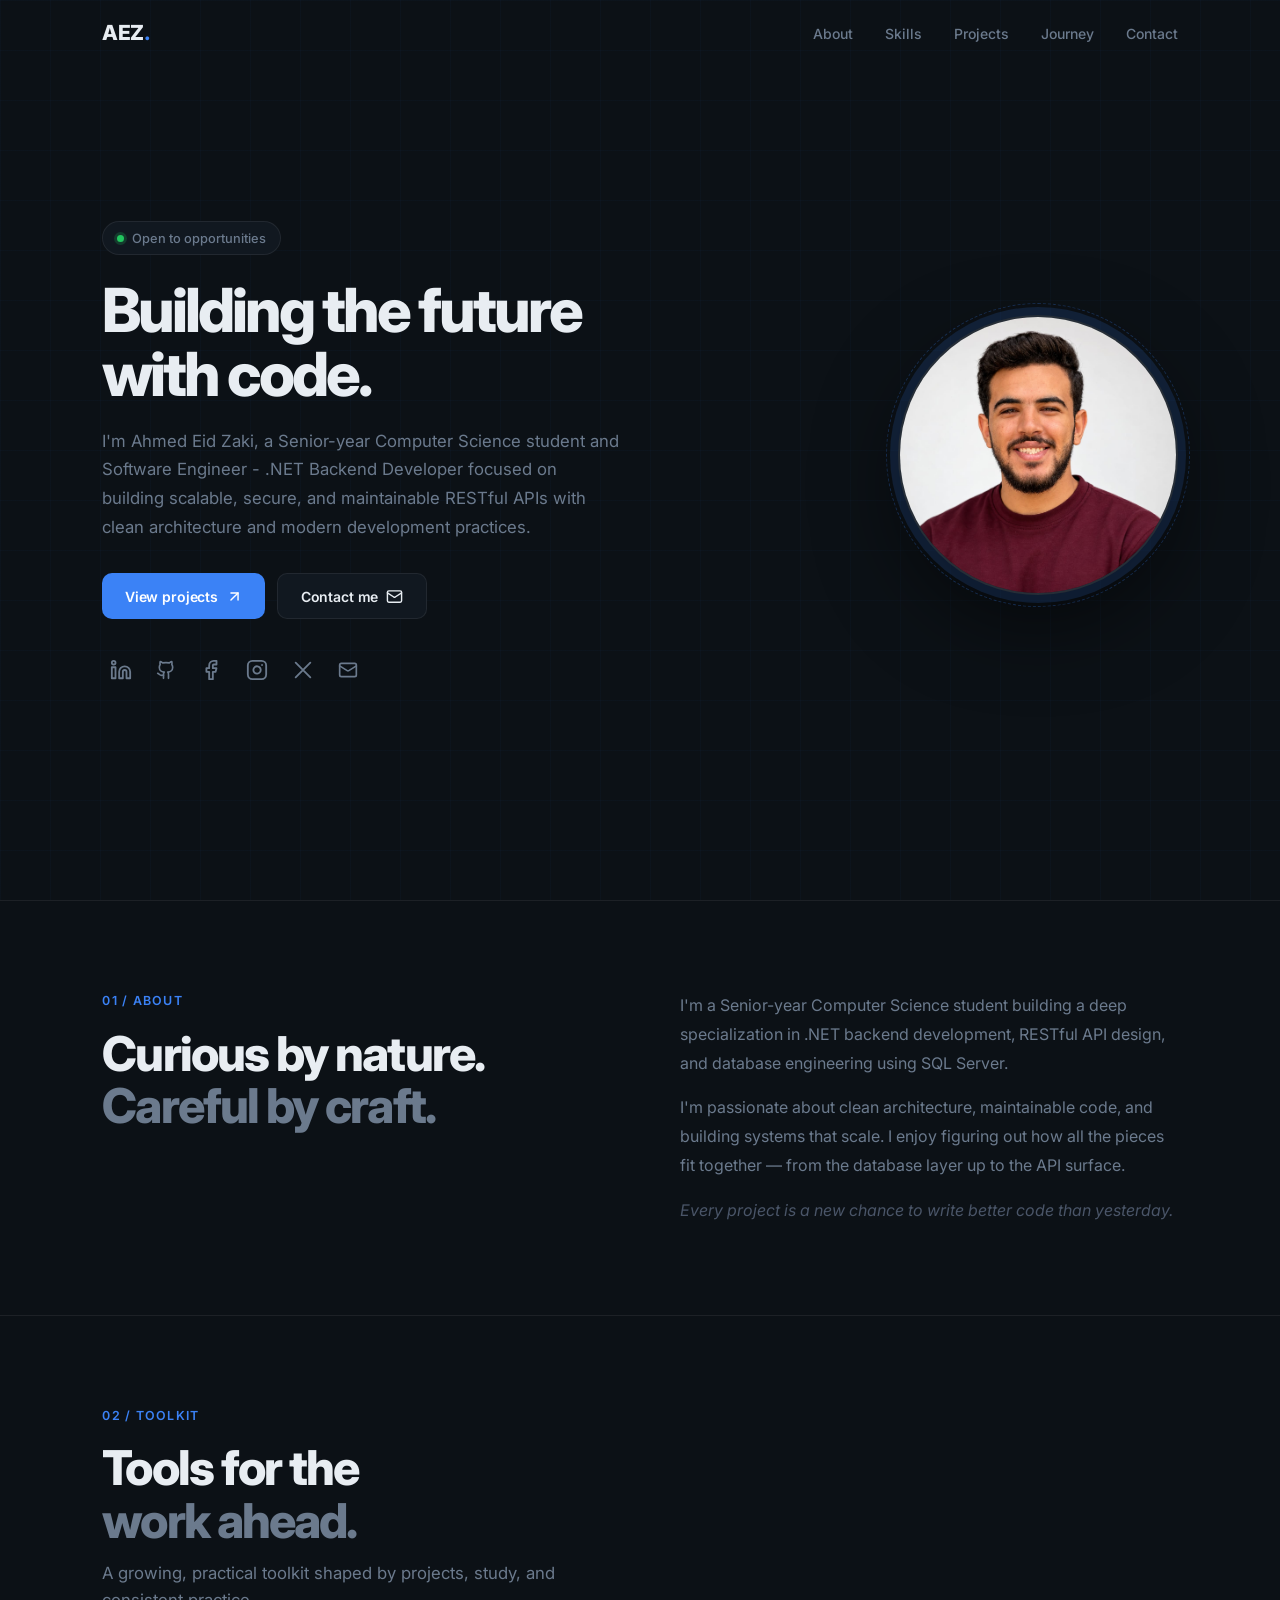
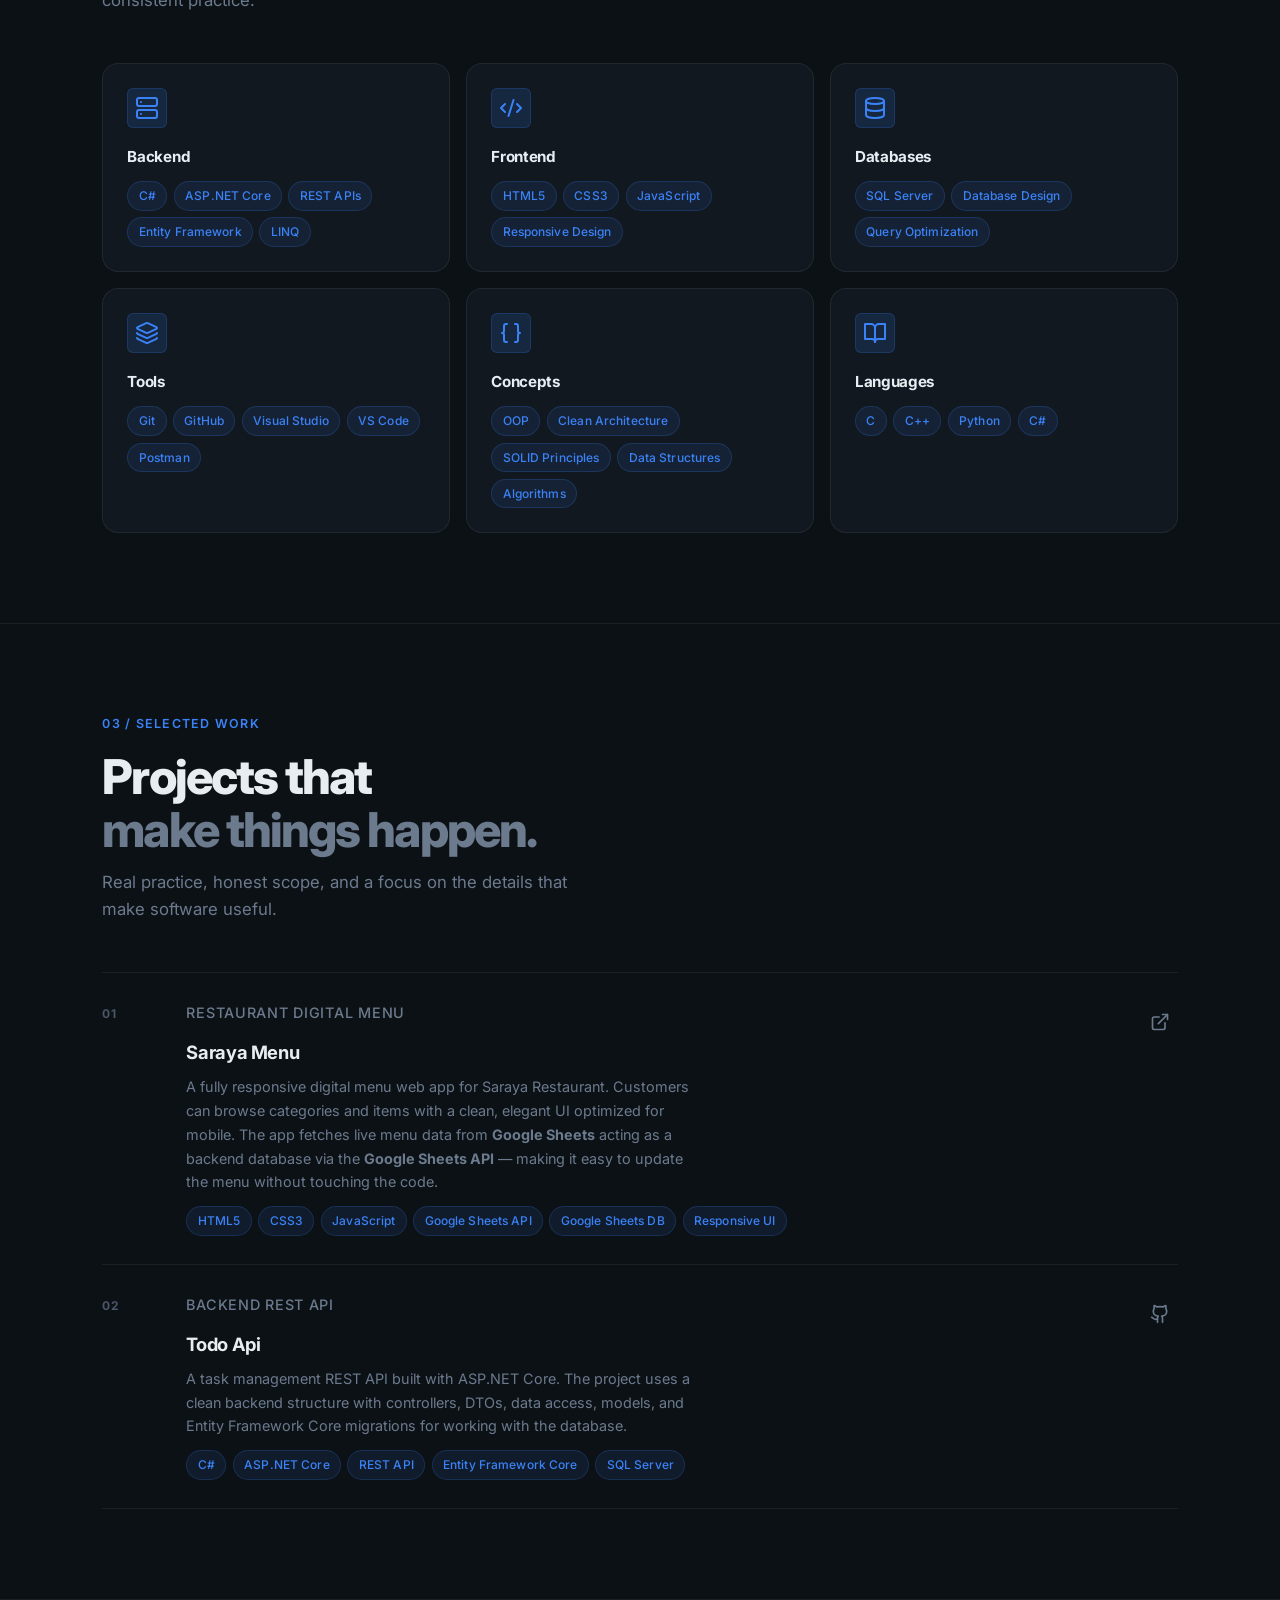
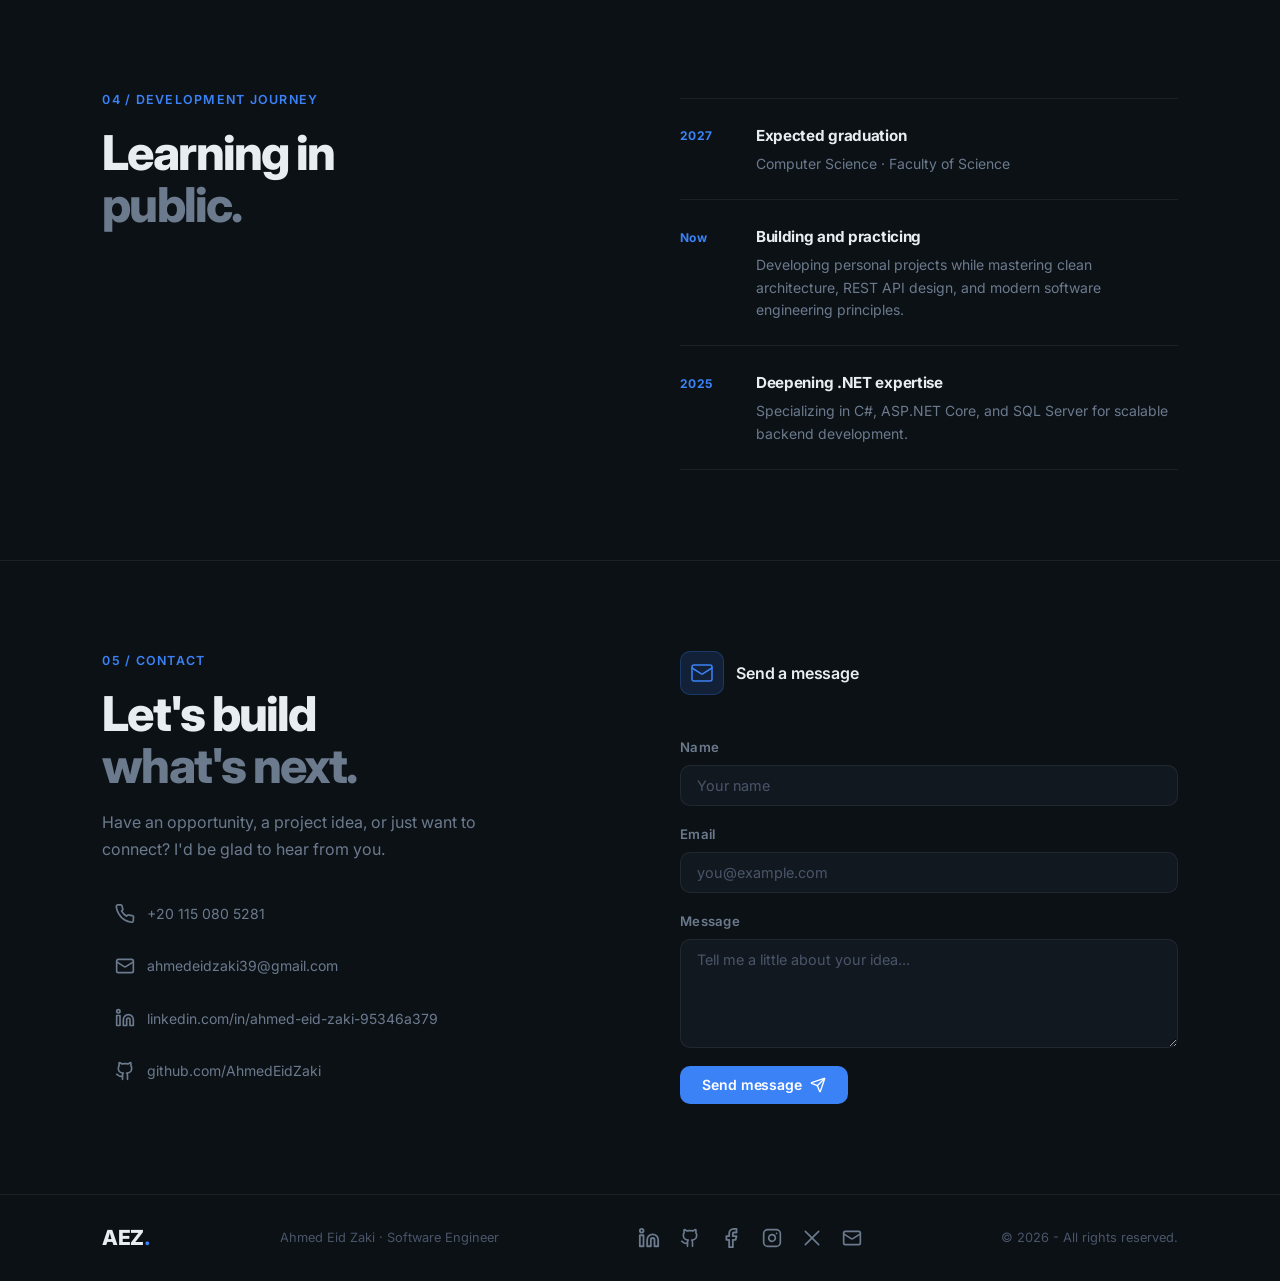
<file: index.html>
<!DOCTYPE html>
<html lang="en" class="bg-background">

<head>
    <meta name="viewport" content="width=device-width, initial-scale=1.0">
    <link rel="icon" type="image/png" sizes="192x192" href="./images/favicon.png">
    <link rel="apple-touch-icon" sizes="192x192" href="./images/favicon.png">
    <link rel="preconnect" href="https://fonts.googleapis.com">
    <link rel="preconnect" href="https://fonts.gstatic.com" crossorigin>
    <link href="https://fonts.googleapis.com/css2?family=Inter:wght@300;400;500;600;700;800&display=swap"
        rel="stylesheet">
    <title>Ahmed Eid Zaki - Software Engineer | .NET Backend Developer</title>
    <meta name="description"
        content="Ahmed Eid Zaki's official portfolio. .NET Backend Developer specializing in C#, ASP.NET Core, RESTful APIs, clean architecture, and SQL Server.">
    <meta name="author" content="Ahmed Eid Zaki">
    <meta name="robots" content="index, follow">
    <meta name="theme-color" content="#0c1116">
    <meta name="color-scheme" content="dark">
    <meta property="og:title" content="Ahmed Eid Zaki - Software Engineer | .NET Backend Developer">
    <meta property="og:description"
        content=".NET Backend Developer building scalable, secure, and maintainable RESTful APIs with clean architecture and modern development practices.">
    <meta property="og:type" content="website">
    <meta property="og:site_name" content="Ahmed Eid Zaki Portfolio">
    <meta property="og:locale" content="en_US">
    <meta property="og:image" content="./images/image.png">
    <meta property="og:image:alt" content="Ahmed Eid Zaki, .NET Backend Developer">
    <meta name="twitter:card" content="summary_large_image">
    <meta name="twitter:title" content="Ahmed Eid Zaki - Software Engineer | .NET Backend Developer">
    <meta name="twitter:description"
        content=".NET Backend Developer specializing in C#, ASP.NET Core, RESTful APIs, and SQL Server.">
    <meta name="twitter:image" content="./images/image.png">
    <script type="application/ld+json">
        {
            "@context": "https://schema.org",
            "@type": "ProfilePage",
            "mainEntity": {
                "@type": "Person",
                "name": "Ahmed Eid Zaki",
                "jobTitle": ".NET Backend Developer",
                "description": ".NET Backend Developer specializing in C#, ASP.NET Core, RESTful APIs, clean architecture, and SQL Server.",
                "image": "./images/image.png",
                "sameAs": [
                    "https://github.com/AhmedEidZaki",
                    "https://www.linkedin.com/in/ahmed-eid-zaki-95346a379"
                ]
            }
        }
    </script>
    <link rel="stylesheet" href="style.css">
</head>

<body>
    <main>
        <!-- NAV -->
        <nav class="nav" id="top-nav">
            <a class="brand" href="#home">AEZ<span>.</span></a>
            <div class="nav-links" id="nav-links">
                <a href="#about">About</a>
                <a href="#skills">Skills</a>
                <a href="#projects">Projects</a>
                <a href="#journey">Journey</a>
                <a href="#contact">Contact</a>
            </div>
            <button class="menu-btn" id="menu-btn" aria-label="Open menu">
                <svg xmlns="http://www.w3.org/2000/svg" width="24" height="24" viewBox="0 0 24 24" fill="none"
                    stroke="currentColor" stroke-width="2" stroke-linecap="round" stroke-linejoin="round"
                    aria-hidden="true">
                    <path d="M4 5h16"></path>
                    <path d="M4 12h16"></path>
                    <path d="M4 19h16"></path>
                </svg>
            </button>
        </nav>

        <!-- HERO -->
        <section id="home" class="hero section-wrap">
            <div class="hero-content">
                <div class="hero-intro">
                    <div class="eyebrow">
                        <span class="status-dot"></span> Open to opportunities
                    </div>
                    <h1>Building the future with code.</h1>
                    <p class="hero-copy">
                        I'm Ahmed Eid Zaki, a Senior-year Computer Science student and Software Engineer - .NET Backend Developer focused on
                        building
                        scalable, secure, and maintainable RESTful APIs with clean architecture and modern development
                        practices.
                    </p>
                    <div class="hero-actions">
                        <a class="button primary" href="#projects">
                            View projects
                            <svg xmlns="http://www.w3.org/2000/svg" width="17" height="17" viewBox="0 0 24 24"
                                fill="none" stroke="currentColor" stroke-width="2" stroke-linecap="round"
                                stroke-linejoin="round" aria-hidden="true">
                                <path d="M7 7h10v10"></path>
                                <path d="M7 17 17 7"></path>
                            </svg>
                        </a>
                        <a class="button secondary" href="#contact">
                            Contact me
                            <svg xmlns="http://www.w3.org/2000/svg" width="17" height="17" viewBox="0 0 24 24"
                                fill="none" stroke="currentColor" stroke-width="2" stroke-linecap="round"
                                stroke-linejoin="round" aria-hidden="true">
                                <path d="m22 7-8.991 5.727a2 2 0 0 1-2.009 0L2 7"></path>
                                <rect x="2" y="4" width="20" height="16" rx="2"></rect>
                            </svg>
                        </a>
                    </div>
                    <div class="socials">
                        <a href="https://www.linkedin.com/in/ahmed-eid-zaki-95346a379" target="_blank" rel="noreferrer"
                            aria-label="LinkedIn" class="icon-link">
                            <svg xmlns="http://www.w3.org/2000/svg" width="22" height="22" viewBox="0 0 24 24"
                                fill="none" stroke="currentColor" stroke-width="2" stroke-linecap="round"
                                stroke-linejoin="round" aria-hidden="true">
                                <path
                                    d="M16 8a6 6 0 0 1 6 6v7h-4v-7a2 2 0 0 0-2-2 2 2 0 0 0-2 2v7h-4v-7a6 6 0 0 1 6-6z">
                                </path>
                                <rect width="4" height="12" x="2" y="9"></rect>
                                <circle cx="4" cy="4" r="2"></circle>
                            </svg>
                        </a>
                        <a href="https://github.com/AhmedEidZaki" target="_blank" rel="noreferrer" aria-label="GitHub"
                            class="icon-link">
                            <svg xmlns="http://www.w3.org/2000/svg" width="20" height="20" viewBox="0 0 24 24"
                                fill="none" stroke="currentColor" stroke-width="2" stroke-linecap="round"
                                stroke-linejoin="round" aria-hidden="true">
                                <path
                                    d="M15 22v-4a4.8 4.8 0 0 0-1-3.5c3 0 6-2 6-5.5.08-1.25-.27-2.48-1-3.5.28-1.15.28-2.35 0-3.5 0 0-1 0-3 1.5-2.64-.5-5.36-.5-8 0C6 2 5 2 5 2c-.3 1.15-.3 2.35 0 3.5A5.403 5.403 0 0 0 4 9c0 3.5 3 5.5 6 5.5-.39.49-.68 1.05-.85 1.65-.17.6-.22 1.23-.15 1.85v4">
                                </path>
                                <path d="M9 18c-4.51 2-5-2-7-2"></path>
                            </svg>
                        </a>
                        <a href="https://www.facebook.com/profile.php?id=100009850783567&sk=about_details"
                            target="_blank" rel="noreferrer" aria-label="Facebook" class="icon-link">
                            <svg xmlns="http://www.w3.org/2000/svg" width="22" height="22" viewBox="0 0 24 24"
                                fill="none" stroke="currentColor" stroke-width="2" stroke-linecap="round"
                                stroke-linejoin="round" aria-hidden="true">
                                <path d="M18 2h-3a5 5 0 0 0-5 5v3H7v4h3v8h4v-8h3l1-4h-4V7a1 1 0 0 1 1-1h3z"></path>
                            </svg>
                        </a>
                        <a href="https://www.instagram.com/ahmed_eid_zaki?igsh=MXIxZGI1OG03YXU2dg==" target="_blank"
                            rel="noreferrer" aria-label="Instagram" class="icon-link">
                            <svg xmlns="http://www.w3.org/2000/svg" width="22" height="22" viewBox="0 0 24 24"
                                fill="none" stroke="currentColor" stroke-width="2" stroke-linecap="round"
                                stroke-linejoin="round" aria-hidden="true">
                                <rect width="20" height="20" x="2" y="2" rx="5" ry="5"></rect>
                                <path d="M16 11.37A4 4 0 1 1 12.63 8 4 4 0 0 1 16 11.37z"></path>
                                <line x1="17.5" x2="17.51" y1="6.5" y2="6.5"></line>
                            </svg>
                        </a>
                        <a href="https://x.com/Ahmedeidzaki392?t=5gB8z5BL2VRY32XcNoFgag&s=09" target="_blank"
                            rel="noreferrer" aria-label="Twitter / X" class="icon-link">
                            <svg xmlns="http://www.w3.org/2000/svg" width="22" height="22" viewBox="0 0 24 24"
                                fill="none" stroke="currentColor" stroke-width="2" stroke-linecap="round"
                                stroke-linejoin="round" aria-hidden="true">
                                <path d="M4 4l16 16M4 20L20 4"></path>
                            </svg>
                        </a>
                        <a href="mailto:ahmedeidzaki39@gmail.com" aria-label="Email" class="icon-link">
                            <svg xmlns="http://www.w3.org/2000/svg" width="20" height="20" viewBox="0 0 24 24"
                                fill="none" stroke="currentColor" stroke-width="2" stroke-linecap="round"
                                stroke-linejoin="round" aria-hidden="true">
                                <path d="m22 7-8.991 5.727a2 2 0 0 1-2.009 0L2 7"></path>
                                <rect x="2" y="4" width="20" height="16" rx="2"></rect>
                            </svg>
                        </a>
                    </div>
                </div>
                <div class="hero-photo">
                    <img src="./images/Linkedin Photo.jpeg" alt="Ahmed Eid Zaki – Software Engineer">
                </div>
            </div>
        </section>

        <!-- ABOUT -->
        <section id="about" class="section-wrap split">
            <div>
                <p class="kicker">01 / About</p>
                <h2>Curious by nature.<br><span>Careful by craft.</span></h2>
            </div>
            <div class="section-text">
                <p>I'm a Senior-year Computer Science student building a deep specialization in .NET backend
                    development,
                    RESTful API design, and database engineering using SQL Server.</p>
                <p>I'm passionate about clean architecture, maintainable code, and building systems that scale. I enjoy
                    figuring out how all the pieces fit together — from the database layer up to the API surface.</p>
                <p class="muted">Every project is a new chance to write better code than yesterday.</p>
            </div>
        </section>

        <!-- SKILLS -->
        <section id="skills" class="section-wrap">
            <p class="kicker">02 / Toolkit</p>
            <div class="section-heading">
                <h2>Tools for the<br><span>work ahead.</span></h2>
                <p>A growing, practical toolkit shaped by projects, study, and consistent practice.</p>
            </div>
            <div class="skill-grid">
                <article class="skill-card">
                    <div class="skill-icon">
                        <svg xmlns="http://www.w3.org/2000/svg" width="24" height="24" viewBox="0 0 24 24" fill="none"
                            stroke="currentColor" stroke-width="2" stroke-linecap="round" stroke-linejoin="round"
                            aria-hidden="true">
                            <rect width="20" height="8" x="2" y="2" rx="2" ry="2"></rect>
                            <rect width="20" height="8" x="2" y="14" rx="2" ry="2"></rect>
                            <line x1="6" x2="6.01" y1="6" y2="6"></line>
                            <line x1="6" x2="6.01" y1="18" y2="18"></line>
                        </svg>
                    </div>
                    <h3>Backend</h3>
                    <div class="tags">
                        <span>C#</span>
                        <span>ASP.NET Core</span>
                        <span>REST APIs</span>
                        <span>Entity Framework</span>
                        <span>LINQ</span>
                    </div>
                </article>

                <article class="skill-card">
                    <div class="skill-icon">
                        <svg xmlns="http://www.w3.org/2000/svg" width="24" height="24" viewBox="0 0 24 24" fill="none"
                            stroke="currentColor" stroke-width="2" stroke-linecap="round" stroke-linejoin="round"
                            aria-hidden="true">
                            <path d="m18 16 4-4-4-4"></path>
                            <path d="m6 8-4 4 4 4"></path>
                            <path d="m14.5 4-5 16"></path>
                        </svg>
                    </div>
                    <h3>Frontend</h3>
                    <div class="tags">
                        <span>HTML5</span>
                        <span>CSS3</span>
                        <span>JavaScript</span>
                        <span>Responsive Design</span>
                    </div>
                </article>

                <article class="skill-card">
                    <div class="skill-icon">
                        <svg xmlns="http://www.w3.org/2000/svg" width="24" height="24" viewBox="0 0 24 24" fill="none"
                            stroke="currentColor" stroke-width="2" stroke-linecap="round" stroke-linejoin="round"
                            aria-hidden="true">
                            <ellipse cx="12" cy="5" rx="9" ry="3"></ellipse>
                            <path d="M3 5V19A9 3 0 0 0 21 19V5"></path>
                            <path d="M3 12A9 3 0 0 0 21 12"></path>
                        </svg>
                    </div>
                    <h3>Databases</h3>
                    <div class="tags">
                        <span>SQL Server</span>
                        <span>Database Design</span>
                        <span>Query Optimization</span>
                    </div>
                </article>

                <article class="skill-card">
                    <div class="skill-icon">
                        <svg xmlns="http://www.w3.org/2000/svg" width="24" height="24" viewBox="0 0 24 24" fill="none"
                            stroke="currentColor" stroke-width="2" stroke-linecap="round" stroke-linejoin="round"
                            aria-hidden="true">
                            <path
                                d="M12.83 2.18a2 2 0 0 0-1.66 0L2.6 6.08a1 1 0 0 0 0 1.83l8.58 3.91a2 2 0 0 0 1.66 0l8.58-3.9a1 1 0 0 0 0-1.83z">
                            </path>
                            <path d="M2 12a1 1 0 0 0 .58.91l8.6 3.91a2 2 0 0 0 1.65 0l8.58-3.9A1 1 0 0 0 22 12"></path>
                            <path d="M2 17a1 1 0 0 0 .58.91l8.6 3.91a2 2 0 0 0 1.65 0l8.58-3.9A1 1 0 0 0 22 17"></path>
                        </svg>
                    </div>
                    <h3>Tools</h3>
                    <div class="tags">
                        <span>Git</span>
                        <span>GitHub</span>
                        <span>Visual Studio</span>
                        <span>VS Code</span>
                        <span>Postman</span>
                    </div>
                </article>

                <article class="skill-card">
                    <div class="skill-icon">
                        <svg xmlns="http://www.w3.org/2000/svg" width="24" height="24" viewBox="0 0 24 24" fill="none"
                            stroke="currentColor" stroke-width="2" stroke-linecap="round" stroke-linejoin="round"
                            aria-hidden="true">
                            <path d="M8 3H7a2 2 0 0 0-2 2v5a2 2 0 0 1-2 2 2 2 0 0 1 2 2v5c0 1.1.9 2 2 2h1"></path>
                            <path d="M16 21h1a2 2 0 0 0 2-2v-5c0-1.1.9-2 2-2a2 2 0 0 1-2-2V5a2 2 0 0 0-2-2h-1"></path>
                        </svg>
                    </div>
                    <h3>Concepts</h3>
                    <div class="tags">
                        <span>OOP</span>
                        <span>Clean Architecture</span>
                        <span>SOLID Principles</span>
                        <span>Data Structures</span>
                        <span>Algorithms</span>
                    </div>
                </article>

                <article class="skill-card">
                    <div class="skill-icon">
                        <svg xmlns="http://www.w3.org/2000/svg" width="24" height="24" viewBox="0 0 24 24" fill="none"
                            stroke="currentColor" stroke-width="2" stroke-linecap="round" stroke-linejoin="round"
                            aria-hidden="true">
                            <path d="M2 3h6a4 4 0 0 1 4 4v14a3 3 0 0 0-3-3H2z"></path>
                            <path d="M22 3h-6a4 4 0 0 0-4 4v14a3 3 0 0 1 3-3h7z"></path>
                        </svg>
                    </div>
                    <h3>Languages</h3>
                    <div class="tags">
                        <span>C</span>
                        <span>C++</span>
                        <span>Python</span>
                        <span>C#</span>
                    </div>
                </article>
            </div>
        </section>

        <!-- PROJECTS -->
        <section id="projects" class="section-wrap projects-section">
            <p class="kicker">03 / Selected work</p>
            <div class="section-heading">
                <h2>Projects that<br><span>make things happen.</span></h2>
                <p>Real practice, honest scope, and a focus on the details that make software useful.</p>
            </div>
            <div class="project-list">

                <article class="project-card">
                    <div class="project-number">01</div>
                    <div class="project-main">
                        <p class="project-type">Restaurant Digital Menu</p>
                        <h3>Saraya Menu</h3>
                        <p>A fully responsive digital menu web app for Saraya Restaurant. Customers can browse
                            categories and items with a clean, elegant UI optimized for mobile. The app fetches live
                            menu data from <strong>Google Sheets</strong> acting as a backend database via the
                            <strong>Google Sheets API</strong> — making it easy to update the menu without touching the
                            code.
                        </p>
                        <div class="tags">
                            <span>HTML5</span>
                            <span>CSS3</span>
                            <span>JavaScript</span>
                            <span>Google Sheets API</span>
                            <span>Google Sheets DB</span>
                            <span>Responsive UI</span>
                        </div>
                    </div>
                    <div class="project-actions">
                        <a href="https://saraya-menu-pi.vercel.app/" target="_blank" rel="noreferrer"
                            aria-label="Saraya Menu live demo" class="icon-link" title="Live Demo">
                            <svg xmlns="http://www.w3.org/2000/svg" width="20" height="20" viewBox="0 0 24 24"
                                fill="none" stroke="currentColor" stroke-width="2" stroke-linecap="round"
                                stroke-linejoin="round" aria-hidden="true">
                                <path d="M15 3h6v6"></path>
                                <path d="M10 14 21 3"></path>
                                <path d="M18 13v6a2 2 0 0 1-2 2H5a2 2 0 0 1-2-2V8a2 2 0 0 1 2-2h6"></path>
                            </svg>
                        </a>
                    </div>
                </article>

                <article class="project-card">
                    <div class="project-number">02</div>
                    <div class="project-main">
                        <p class="project-type">Backend REST API</p>
                        <h3>Todo Api</h3>
                        <p>A task management REST API built with ASP.NET Core. The project uses a clean backend structure
                            with controllers, DTOs, data access, models, and Entity Framework Core migrations for working
                            with the database.</p>
                        <div class="tags">
                            <span>C#</span>
                            <span>ASP.NET Core</span>
                            <span>REST API</span>
                            <span>Entity Framework Core</span>
                            <span>SQL Server</span>
                        </div>
                    </div>
                    <div class="project-actions">
                        <a href="https://github.com/AhmedEidZaki/TodoApi" target="_blank" rel="noreferrer"
                            aria-label="TodoApi GitHub repository" class="icon-link" title="View on GitHub">
                            <svg xmlns="http://www.w3.org/2000/svg" width="20" height="20" viewBox="0 0 24 24"
                                fill="none" stroke="currentColor" stroke-width="2" stroke-linecap="round"
                                stroke-linejoin="round" aria-hidden="true">
                                <path d="M15 22v-4a4.8 4.8 0 0 0-1-3.5c3 0 6-2 6-5.5.08-1.25-.27-2.48-1-3.5.28-1.15.28-2.35 0-3.5 0 0-1 0-3 1.5-2.64-.5-5.36-.5-8 0C6 2 5 2 5 2c-.3 1.15-.3 2.35 0 3.5A5.403 5.403 0 0 0 4 9c0 3.5 3 5.5 6 5.5-.39.49-.68 1.05-.85 1.65-.17.6-.22 1.23-.15 1.85v4"></path>
                                <path d="M9 18c-4.51 2-5-2-7-2"></path>
                            </svg>
                        </a>
                    </div>
                </article>

            </div>
        </section>

        <!-- JOURNEY -->
        <section id="journey" class="section-wrap split journey">
            <div>
                <p class="kicker">04 / Development journey</p>
                <h2>Learning in<br><span>public.</span></h2>
            </div>
            <div class="timeline">
                <div class="timeline-item">
                    <span>2027</span>
                    <div>
                        <h3>Expected graduation</h3>
                        <p>Computer Science · Faculty of Science</p>
                    </div>
                </div>
                <div class="timeline-item">
                    <span>Now</span>
                    <div>
                        <h3>Building and practicing</h3>
                        <p>Developing personal projects while mastering clean architecture, REST API design, and modern
                            software
                            engineering principles.</p>
                    </div>
                </div>
                <div class="timeline-item">
                    <span>2025</span>
                    <div>
                        <h3>Deepening .NET expertise</h3>
                        <p>Specializing in C#, ASP.NET Core, and SQL Server for scalable backend development.</p>
                    </div>
                </div>
            </div>
        </section>

        <!-- CONTACT -->
        <section id="contact" class="section-wrap contact-section">
            <div>
                <p class="kicker">05 / Contact</p>
                <h2>Let's build<br><span>what's next.</span></h2>
                <p class="contact-copy">Have an opportunity, a project idea, or just want to connect? I'd be glad to
                    hear from
                    you.</p>
                <div class="contact-links">
                    <a href="tel:+201150805281" class="icon-link" aria-label="Phone">
                        <svg xmlns="http://www.w3.org/2000/svg" width="20" height="20" viewBox="0 0 24 24" fill="none"
                            stroke="currentColor" stroke-width="2" stroke-linecap="round" stroke-linejoin="round"
                            aria-hidden="true">
                            <path
                                d="M22 16.92v3a2 2 0 0 1-2.18 2 19.79 19.79 0 0 1-8.63-3.07A19.5 19.5 0 0 1 4.69 12 19.79 19.79 0 0 1 1.58 3.36 2 2 0 0 1 3.56 1h3a2 2 0 0 1 2 1.72 12.84 12.84 0 0 0 .7 2.81 2 2 0 0 1-.45 2.11L7.91 8.6a16 16 0 0 0 6 6l.91-.91a2 2 0 0 1 2.11-.45 12.84 12.84 0 0 0 2.81.7A2 2 0 0 1 22 16.92z">
                            </path>
                        </svg>
                        <span>+20 115 080 5281</span>
                    </a>
                    <a href="mailto:ahmedeidzaki39@gmail.com" target="_blank" rel="noreferrer" aria-label="Email"
                        class="icon-link">
                        <svg xmlns="http://www.w3.org/2000/svg" width="20" height="20" viewBox="0 0 24 24" fill="none"
                            stroke="currentColor" stroke-width="2" stroke-linecap="round" stroke-linejoin="round"
                            aria-hidden="true">
                            <path d="m22 7-8.991 5.727a2 2 0 0 1-2.009 0L2 7"></path>
                            <rect x="2" y="4" width="20" height="16" rx="2"></rect>
                        </svg>
                        <span>ahmedeidzaki39@gmail.com</span>
                    </a>
                    <a href="https://www.linkedin.com/in/ahmed-eid-zaki-95346a379" target="_blank" rel="noreferrer"
                        aria-label="LinkedIn" class="icon-link">
                        <svg xmlns="http://www.w3.org/2000/svg" width="20" height="20" viewBox="0 0 24 24" fill="none"
                            stroke="currentColor" stroke-width="2" stroke-linecap="round" stroke-linejoin="round"
                            aria-hidden="true">
                            <path d="M16 8a6 6 0 0 1 6 6v7h-4v-7a2 2 0 0 0-2-2 2 2 0 0 0-2 2v7h-4v-7a6 6 0 0 1 6-6z">
                            </path>
                            <rect width="4" height="12" x="2" y="9"></rect>
                            <circle cx="4" cy="4" r="2"></circle>
                        </svg>
                        <span>linkedin.com/in/ahmed-eid-zaki-95346a379</span>
                    </a>
                    <a href="https://github.com/AhmedEidZaki" target="_blank" rel="noreferrer" aria-label="GitHub"
                        class="icon-link">
                        <svg xmlns="http://www.w3.org/2000/svg" width="20" height="20" viewBox="0 0 24 24" fill="none"
                            stroke="currentColor" stroke-width="2" stroke-linecap="round" stroke-linejoin="round"
                            aria-hidden="true">
                            <path
                                d="M15 22v-4a4.8 4.8 0 0 0-1-3.5c3 0 6-2 6-5.5.08-1.25-.27-2.48-1-3.5.28-1.15.28-2.35 0-3.5 0 0-1 0-3 1.5-2.64-.5-5.36-.5-8 0C6 2 5 2 5 2c-.3 1.15-.3 2.35 0 3.5A5.403 5.403 0 0 0 4 9c0 3.5 3 5.5 6 5.5-.39.49-.68 1.05-.85 1.65-.17.6-.22 1.23-.15 1.85v4">
                            </path>
                            <path d="M9 18c-4.51 2-5-2-7-2"></path>
                        </svg>
                        <span>github.com/AhmedEidZaki</span>
                    </a>
                </div>
            </div>
            <form class="contact-form" id="contact-form" action="https://formspree.io/f/xgaenprk" method="POST">
                <div class="form-mail-header">
                    <div class="form-mail-icon">
                        <svg xmlns="http://www.w3.org/2000/svg" width="24" height="24" viewBox="0 0 24 24" fill="none"
                            stroke="currentColor" stroke-width="1.5" stroke-linecap="round" stroke-linejoin="round"
                            aria-hidden="true">
                            <path d="m22 7-8.991 5.727a2 2 0 0 1-2.009 0L2 7"></path>
                            <rect x="2" y="4" width="20" height="16" rx="2"></rect>
                        </svg>
                    </div>
                    <span class="form-mail-label">Send a message</span>
                </div>
                <label>
                    Name
                    <input id="name-input" required placeholder="Your name" name="name">
                </label>
                <label>
                    Email
                    <input id="email-input" required type="email" placeholder="you@example.com" name="email">
                </label>
                <label>
                    Message
                    <textarea id="message-input" required name="message" rows="5"
                        placeholder="Tell me a little about your idea..."></textarea>
                </label>
                <button class="button primary" type="submit" id="submit-btn">
                    Send message
                    <svg xmlns="http://www.w3.org/2000/svg" width="16" height="16" viewBox="0 0 24 24" fill="none"
                        stroke="currentColor" stroke-width="2" stroke-linecap="round" stroke-linejoin="round"
                        aria-hidden="true">
                        <path
                            d="M14.536 21.686a.5.5 0 0 0 .937-.024l6.5-19a.496.496 0 0 0-.635-.635l-19 6.5a.5.5 0 0 0-.024.937l7.93 3.18a2 2 0 0 1 1.112 1.11z">
                        </path>
                        <path d="m21.854 2.147-10.94 10.939"></path>
                    </svg>
                </button>
            </form>
        </section>

        <!-- FOOTER -->
        <footer>
            <a class="brand" href="#home">AEZ<span>.</span></a>
            <p>Ahmed Eid Zaki · Software Engineer</p>
            <div class="socials footer-socials">
                <!-- LinkedIn -->
                <a href="https://www.linkedin.com/in/ahmed-eid-zaki-95346a379" target="_blank" rel="noreferrer"
                    aria-label="LinkedIn" class="icon-link">
                    <svg xmlns="http://www.w3.org/2000/svg" width="22" height="22" viewBox="0 0 24 24" fill="none"
                        stroke="currentColor" stroke-width="2" stroke-linecap="round" stroke-linejoin="round"
                        aria-hidden="true">
                        <path d="M16 8a6 6 0 0 1 6 6v7h-4v-7a2 2 0 0 0-2-2 2 2 0 0 0-2 2v7h-4v-7a6 6 0 0 1 6-6z">
                        </path>
                        <rect width="4" height="12" x="2" y="9"></rect>
                        <circle cx="4" cy="4" r="2"></circle>
                    </svg>
                </a>
                <!-- GitHub -->
                <a href="https://github.com/AhmedEidZaki" target="_blank" rel="noreferrer" aria-label="GitHub"
                    class="icon-link">
                    <svg xmlns="http://www.w3.org/2000/svg" width="20" height="20" viewBox="0 0 24 24" fill="none"
                        stroke="currentColor" stroke-width="2" stroke-linecap="round" stroke-linejoin="round"
                        aria-hidden="true">
                        <path
                            d="M15 22v-4a4.8 4.8 0 0 0-1-3.5c3 0 6-2 6-5.5.08-1.25-.27-2.48-1-3.5.28-1.15.28-2.35 0-3.5 0 0-1 0-3 1.5-2.64-.5-5.36-.5-8 0C6 2 5 2 5 2c-.3 1.15-.3 2.35 0 3.5A5.403 5.403 0 0 0 4 9c0 3.5 3 5.5 6 5.5-.39.49-.68 1.05-.85 1.65-.17.6-.22 1.23-.15 1.85v4">
                        </path>
                        <path d="M9 18c-4.51 2-5-2-7-2"></path>
                    </svg>
                </a>
                <!-- Facebook -->
                <a href="https://www.facebook.com/profile.php?id=100009850783567&sk=about_details" target="_blank"
                    rel="noreferrer" aria-label="Facebook" class="icon-link">
                    <svg xmlns="http://www.w3.org/2000/svg" width="22" height="22" viewBox="0 0 24 24" fill="none"
                        stroke="currentColor" stroke-width="2" stroke-linecap="round" stroke-linejoin="round"
                        aria-hidden="true">
                        <path d="M18 2h-3a5 5 0 0 0-5 5v3H7v4h3v8h4v-8h3l1-4h-4V7a1 1 0 0 1 1-1h3z"></path>
                    </svg>
                </a>
                <!-- Instagram -->
                <a href="https://www.instagram.com/ahmed_eid_zaki?igsh=MXIxZGI1OG03YXU2dg==" target="_blank"
                    rel="noreferrer" aria-label="Instagram" class="icon-link">
                    <svg xmlns="http://www.w3.org/2000/svg" width="20" height="20" viewBox="0 0 24 24" fill="none"
                        stroke="currentColor" stroke-width="2" stroke-linecap="round" stroke-linejoin="round"
                        aria-hidden="true">
                        <rect width="20" height="20" x="2" y="2" rx="5" ry="5"></rect>
                        <path d="M16 11.37A4 4 0 1 1 12.63 8 4 4 0 0 1 16 11.37z"></path>
                        <line x1="17.5" x2="17.51" y1="6.5" y2="6.5"></line>
                    </svg>
                </a>
                <!-- X (Twitter) -->
                <a href="https://x.com/Ahmedeidzaki392?t=5gB8z5BL2VRY32XcNoFgag&s=09" target="_blank" rel="noreferrer"
                    aria-label="X / Twitter" class="icon-link">
                    <svg xmlns="http://www.w3.org/2000/svg" width="20" height="20" viewBox="0 0 24 24" fill="none"
                        stroke="currentColor" stroke-width="2" stroke-linecap="round" stroke-linejoin="round"
                        aria-hidden="true">
                        <path d="M4 4l16 16M4 20L20 4"></path>
                    </svg>
                </a>
                <!-- Email -->
                <a href="mailto:ahmedeidzaki39@gmail.com" aria-label="Email" class="icon-link">
                    <svg xmlns="http://www.w3.org/2000/svg" width="20" height="20" viewBox="0 0 24 24" fill="none"
                        stroke="currentColor" stroke-width="2" stroke-linecap="round" stroke-linejoin="round"
                        aria-hidden="true">
                        <path d="m22 7-8.991 5.727a2 2 0 0 1-2.009 0L2 7"></path>
                        <rect x="2" y="4" width="20" height="16" rx="2"></rect>
                    </svg>
                </a>
            </div>
            <p>© 2026 - All rights reserved.</p>
        </footer>
    </main>

    <script src="script.js"></script>
</body>

</html>
</file>
<file: style.css>
/* =============================================
   DESIGN TOKENS
   ============================================= */
@import url('https://fonts.googleapis.com/css2?family=Inter:wght@300;400;500;600;700;800&display=swap');

:root {
  /* Colors */
  --bg:           #0c1116;
  --surface:      #111820;
  --surface-2:    #161e28;
  --border:       rgba(255,255,255,0.07);
  --border-hover: rgba(255,255,255,0.14);

  --text:         #e8edf2;
  --text-muted:   #6b7a8d;
  --text-dim:     #4a5568;

  --accent:       #3b82f6;
  --accent-dark:  #2563eb;
  --accent-glow:  rgba(59,130,246,0.15);

  --dot-green:    #22c55e;
  --tag-bg:       rgba(59,130,246,0.1);
  --tag-border:   rgba(59,130,246,0.2);

  /* Typography */
  --font:         'Inter', system-ui, -apple-system, sans-serif;

  /* Spacing */
  --section-pad-x: clamp(1.5rem, 8vw, 8rem);
  --section-pad-y: clamp(4rem, 10vh, 7rem);
  --nav-h: 68px;

  /* Radius */
  --r-sm: 6px;
  --r-md: 10px;
  --r-lg: 16px;

  /* Transitions */
  --ease: cubic-bezier(0.4, 0, 0.2, 1);
}

/* =============================================
   RESET & BASE
   ============================================= */
*, *::before, *::after {
  box-sizing: border-box;
  margin: 0;
  padding: 0;
}

html {
  scroll-behavior: smooth;
  scroll-padding-top: var(--nav-h);
}

body {
  font-family: var(--font);
  background-color: var(--bg);
  color: var(--text);
  line-height: 1.65;
  -webkit-font-smoothing: antialiased;
  overflow-x: hidden;
}

img { max-width: 100%; display: block; }
a  { color: inherit; text-decoration: none; }
button { cursor: pointer; font-family: var(--font); }
input, textarea { font-family: var(--font); }

/* Subtle grid background */
body::before {
  content: '';
  position: fixed;
  inset: 0;
  background-image:
    linear-gradient(rgba(59,130,246,0.03) 1px, transparent 1px),
    linear-gradient(90deg, rgba(59,130,246,0.03) 1px, transparent 1px);
  background-size: 50px 50px;
  pointer-events: none;
  z-index: 0;
}

main { position: relative; z-index: 1; }

/* =============================================
   NAVIGATION
   ============================================= */
.nav {
  position: fixed;
  top: 0;
  left: 0;
  right: 0;
  z-index: 100;
  height: var(--nav-h);
  display: flex;
  align-items: center;
  justify-content: space-between;
  padding: 0 var(--section-pad-x);
  transition: background 0.3s var(--ease), border-color 0.3s var(--ease), backdrop-filter 0.3s var(--ease);
  border-bottom: 1px solid transparent;
}

.nav.scrolled {
  background: rgba(12, 17, 22, 0.85);
  backdrop-filter: blur(20px);
  -webkit-backdrop-filter: blur(20px);
  border-bottom-color: var(--border);
}

.brand {
  font-size: 1.3rem;
  font-weight: 800;
  letter-spacing: -0.03em;
  color: var(--text);
  transition: color 0.2s;
}
.brand span { color: var(--accent); }
.brand:hover { color: var(--accent); }

.nav-links {
  display: flex;
  align-items: center;
  gap: 2rem;
}

.nav-links a {
  font-size: 0.875rem;
  font-weight: 500;
  color: var(--text-muted);
  transition: color 0.2s var(--ease);
  position: relative;
}

.nav-links a::after {
  content: '';
  position: absolute;
  bottom: -4px;
  left: 0;
  width: 0;
  height: 1px;
  background: var(--accent);
  transition: width 0.3s var(--ease);
}

.nav-links a:hover,
.nav-links a.active {
  color: var(--text);
}

.nav-links a:hover::after,
.nav-links a.active::after {
  width: 100%;
}

.menu-btn {
  display: none;
  background: none;
  border: 1px solid var(--border);
  color: var(--text);
  padding: 0.4rem;
  border-radius: var(--r-sm);
  line-height: 0;
  transition: border-color 0.2s, background 0.2s;
}
.menu-btn:hover {
  border-color: var(--border-hover);
  background: var(--surface);
}

/* =============================================
   SECTION LAYOUT
   ============================================= */
.section-wrap {
  padding: var(--section-pad-y) var(--section-pad-x);
}

.section-heading {
  margin-bottom: 3rem;
}
.section-heading p {
  color: var(--text-muted);
  font-size: 1.05rem;
  margin-top: 0.75rem;
  max-width: 480px;
}

.kicker {
  font-size: 0.78rem;
  font-weight: 600;
  letter-spacing: 0.1em;
  text-transform: uppercase;
  color: var(--accent);
  margin-bottom: 1rem;
}

h2 {
  font-size: clamp(1.9rem, 4vw, 3rem);
  font-weight: 800;
  letter-spacing: -0.04em;
  line-height: 1.1;
  color: var(--text);
}
h2 span { color: var(--text-muted); }
h2 em {
  font-style: italic;
  color: var(--accent);
}

h3 {
  font-size: 1.05rem;
  font-weight: 700;
  letter-spacing: -0.02em;
  color: var(--text);
}

.split {
  display: grid;
  grid-template-columns: 1fr 1fr;
  gap: 3rem 5rem;
  align-items: start;
}

/* =============================================
   HERO
   ============================================= */
.hero {
  min-height: 100vh;
  display: flex;
  align-items: center;
  padding-top: calc(var(--nav-h) + 2rem);
}

.hero-content {
  display: grid;
  grid-template-columns: 1fr auto;
  gap: 3rem 4rem;
  align-items: center;
  width: 100%;
}

.hero-intro {
  max-width: 600px;
}

.eyebrow {
  display: inline-flex;
  align-items: center;
  gap: 0.5rem;
  font-size: 0.8rem;
  font-weight: 500;
  color: var(--text-muted);
  background: var(--surface);
  border: 1px solid var(--border);
  padding: 0.35rem 0.85rem;
  border-radius: 100px;
  margin-bottom: 1.5rem;
}

.status-dot {
  width: 7px;
  height: 7px;
  border-radius: 50%;
  background: var(--dot-green);
  box-shadow: 0 0 0 3px rgba(34,197,94,0.2);
  animation: pulse-dot 2.5s ease-in-out infinite;
}

@keyframes pulse-dot {
  0%, 100% { box-shadow: 0 0 0 3px rgba(34,197,94,0.2); }
  50%       { box-shadow: 0 0 0 6px rgba(34,197,94,0.08); }
}

.hero h1 {
  font-size: clamp(2.4rem, 5vw, 3.8rem);
  font-weight: 800;
  letter-spacing: -0.05em;
  line-height: 1.05;
  color: var(--text);
  margin-bottom: 1.25rem;
}

.hero-copy {
  font-size: 1.05rem;
  color: var(--text-muted);
  line-height: 1.7;
  margin-bottom: 2rem;
  max-width: 520px;
}

.hero-actions {
  display: flex;
  gap: 0.75rem;
  flex-wrap: wrap;
  margin-bottom: 2rem;
}

/* Buttons */
.button {
  display: inline-flex;
  align-items: center;
  gap: 0.5rem;
  font-size: 0.875rem;
  font-weight: 600;
  padding: 0.65rem 1.4rem;
  border-radius: var(--r-md);
  transition: all 0.25s var(--ease);
  letter-spacing: -0.01em;
  border: none;
}

.button.primary {
  background: var(--accent);
  color: #fff;
}
.button.primary:hover {
  background: var(--accent-dark);
  transform: translateY(-1px);
  box-shadow: 0 8px 25px rgba(59,130,246,0.35);
}

.button.secondary {
  background: var(--surface);
  color: var(--text);
  border: 1px solid var(--border);
}
.button.secondary:hover {
  border-color: var(--border-hover);
  background: var(--surface-2);
  transform: translateY(-1px);
}

/* Social icons */
.socials {
  display: flex;
  gap: 0.5rem;
}

.icon-link {
  display: inline-flex;
  align-items: center;
  gap: 0.5rem;
  color: var(--text-muted);
  padding: 0.5rem;
  border-radius: var(--r-sm);
  transition: color 0.2s var(--ease), background 0.2s var(--ease);
}
.icon-link:hover { color: var(--text); background: var(--surface); }

/* Hero photo */
.hero-photo {
  position: relative;
  flex-shrink: 0;
}

.hero-photo img {
  width: 280px;
  height: 280px;
  object-fit: cover;
  border-radius: 50%;
  border: 2px solid var(--border);
  box-shadow: 0 0 0 8px var(--accent-glow), 0 30px 80px rgba(0,0,0,0.5);
  transition: box-shadow 0.4s var(--ease);
  background: var(--surface-2);
}

.hero-photo::after {
  content: '';
  position: absolute;
  inset: -12px;
  border-radius: 50%;
  border: 1px dashed rgba(59,130,246,0.25);
  animation: spin-ring 20s linear infinite;
}

@keyframes spin-ring {
  to { transform: rotate(360deg); }
}

/* =============================================
   ABOUT
   ============================================= */
#about {
  border-top: 1px solid var(--border);
}

.section-text p {
  color: var(--text-muted);
  font-size: 1rem;
  line-height: 1.8;
  margin-bottom: 1rem;
}
.section-text p:last-child { margin-bottom: 0; }
.section-text .muted { color: var(--text-dim); font-style: italic; }

/* =============================================
   SKILLS
   ============================================= */
#skills {
  border-top: 1px solid var(--border);
}

.skill-grid {
  display: grid;
  grid-template-columns: repeat(auto-fill, minmax(300px, 1fr));
  gap: 1rem;
  margin-top: 2.5rem;
}

.skill-card {
  background: var(--surface);
  border: 1px solid var(--border);
  border-radius: var(--r-lg);
  padding: 1.5rem;
  transition: border-color 0.3s var(--ease), transform 0.3s var(--ease), box-shadow 0.3s var(--ease);
}
.skill-card:hover {
  border-color: rgba(59,130,246,0.3);
  transform: translateY(-2px);
  box-shadow: 0 8px 30px rgba(59,130,246,0.1);
}

.skill-icon {
  display: flex;
  align-items: center;
  justify-content: center;
  width: 40px;
  height: 40px;
  background: var(--accent-glow);
  border: 1px solid rgba(59,130,246,0.2);
  border-radius: var(--r-sm);
  color: var(--accent);
  margin-bottom: 1rem;
}

.skill-card h3 {
  margin-bottom: 0.75rem;
  font-size: 0.95rem;
}

/* Tags */
.tags {
  display: flex;
  flex-wrap: wrap;
  gap: 0.4rem;
}

.tags span {
  font-size: 0.75rem;
  font-weight: 500;
  color: var(--accent);
  background: var(--tag-bg);
  border: 1px solid var(--tag-border);
  padding: 0.25rem 0.65rem;
  border-radius: 100px;
  letter-spacing: 0.01em;
}

/* =============================================
   PROJECTS
   ============================================= */
.projects-section {
  border-top: 1px solid var(--border);
}

.project-list {
  display: flex;
  flex-direction: column;
  gap: 0;
  margin-top: 2.5rem;
  border-top: 1px solid var(--border);
}

.project-card {
  display: grid;
  grid-template-columns: 60px 1fr auto;
  gap: 1.5rem;
  align-items: start;
  padding: 1.75rem 0;
  border-bottom: 1px solid var(--border);
  transition: background 0.2s var(--ease);
}
.project-card:hover {
  background: rgba(59,130,246,0.03);
  margin: 0 -1rem;
  padding-left: 1rem;
  padding-right: 1rem;
}

.project-number {
  font-size: 0.75rem;
  font-weight: 700;
  color: var(--text-dim);
  letter-spacing: 0.05em;
  padding-top: 0.2rem;
}

.project-type {
  font-size: 0.78rem;
  font-weight: 500;
  color: var(--accent);
  letter-spacing: 0.05em;
  text-transform: uppercase;
  margin-bottom: 0.35rem;
}

.project-main h3 {
  font-size: 1.15rem;
  margin-bottom: 0.5rem;
}

.project-main > p {
  font-size: 0.9rem;
  color: var(--text-muted);
  line-height: 1.65;
  margin-bottom: 0.75rem;
  max-width: 520px;
}

.project-actions {
  display: flex;
  gap: 0.4rem;
  align-items: center;
  padding-top: 0.2rem;
  flex-shrink: 0;
}

/* =============================================
   JOURNEY / TIMELINE
   ============================================= */
.journey {
  border-top: 1px solid var(--border);
}

.timeline {
  display: flex;
  flex-direction: column;
  gap: 0;
  padding-top: 0.5rem;
}

.timeline-item {
  display: grid;
  grid-template-columns: 56px 1fr;
  gap: 1.25rem;
  padding: 1.5rem 0;
  border-bottom: 1px solid var(--border);
  position: relative;
}
.timeline-item:first-child { border-top: 1px solid var(--border); }

.timeline-item > span {
  font-size: 0.75rem;
  font-weight: 700;
  color: var(--accent);
  letter-spacing: 0.04em;
  padding-top: 0.2rem;
  white-space: nowrap;
}

.timeline-item h3 {
  font-size: 0.95rem;
  margin-bottom: 0.3rem;
}

.timeline-item p {
  font-size: 0.875rem;
  color: var(--text-muted);
  line-height: 1.6;
}

/* =============================================
   CONTACT
   ============================================= */
.contact-section {
  border-top: 1px solid var(--border);
  display: grid;
  grid-template-columns: 1fr 1fr;
  gap: 3rem 5rem;
  align-items: start;
}

.contact-copy {
  color: var(--text-muted);
  font-size: 1rem;
  line-height: 1.7;
  margin: 1rem 0 1.75rem;
  max-width: 400px;
}

.contact-links {
  display: flex;
  flex-direction: column;
  gap: 0.5rem;
}

.contact-links .icon-link {
  font-size: 0.875rem;
  color: var(--text-muted);
  padding: 0.6rem 0.75rem;
  border-radius: var(--r-sm);
  border: 1px solid transparent;
  gap: 0.75rem;
}
.contact-links .icon-link:hover {
  color: var(--text);
  border-color: var(--border);
  background: var(--surface);
}

/* Contact form mail header */
.form-mail-header {
  display: flex;
  align-items: center;
  gap: 0.75rem;
  margin-bottom: 1.5rem;
}

.form-mail-icon {
  display: flex;
  align-items: center;
  justify-content: center;
  width: 44px;
  height: 44px;
  background: var(--accent-glow);
  border: 1px solid rgba(59,130,246,0.25);
  border-radius: var(--r-md);
  color: var(--accent);
  flex-shrink: 0;
}

.form-mail-label {
  font-size: 1rem;
  font-weight: 600;
  color: var(--text);
  letter-spacing: -0.01em;
}

/* Contact form */
.contact-form {
  display: flex;
  flex-direction: column;
  gap: 1.1rem;
}

.contact-form label {
  display: flex;
  flex-direction: column;
  gap: 0.4rem;
  font-size: 0.825rem;
  font-weight: 600;
  color: var(--text-muted);
  letter-spacing: 0.02em;
}

.contact-form input,
.contact-form textarea {
  background: var(--surface);
  border: 1px solid var(--border);
  border-radius: var(--r-md);
  color: var(--text);
  font-size: 0.9rem;
  padding: 0.7rem 1rem;
  transition: border-color 0.2s var(--ease), box-shadow 0.2s var(--ease);
  resize: vertical;
  outline: none;
}

.contact-form input::placeholder,
.contact-form textarea::placeholder {
  color: var(--text-dim);
}

.contact-form input:focus,
.contact-form textarea:focus {
  border-color: rgba(59,130,246,0.5);
  box-shadow: 0 0 0 3px rgba(59,130,246,0.08);
}

.contact-form .button {
  align-self: flex-start;
  cursor: pointer;
}

/* =============================================
   FOOTER
   ============================================= */
footer {
  border-top: 1px solid var(--border);
  display: flex;
  align-items: center;
  justify-content: space-between;
  flex-wrap: wrap;
  gap: 1rem;
  padding: 1.5rem var(--section-pad-x);
}

footer p {
  font-size: 0.8rem;
  color: var(--text-dim);
}

.footer-socials {
  gap: 0.25rem;
}

/* =============================================
   SCROLL REVEAL ANIMATIONS
   ============================================= */
.hidden-initially {
  opacity: 0;
  transform: translateY(18px);
  transition: opacity 0.55s var(--ease), transform 0.55s var(--ease);
}
.hidden-initially.revealed {
  opacity: 1;
  transform: translateY(0);
}

/* =============================================
   RESPONSIVE
   ============================================= */

/* Tablet */
@media (max-width: 900px) {
  .split,
  .contact-section,
  .hero-content {
    grid-template-columns: 1fr;
    gap: 2.5rem;
  }

  .hero {
    padding-bottom: 4rem;
  }

  .hero-photo {
    order: -1;
    display: flex;
    justify-content: center;
  }
  .hero-photo img {
    width: 200px;
    height: 200px;
  }
  .hero-photo::after { display: none; }

  .project-card {
    grid-template-columns: 44px 1fr;
    grid-template-rows: 1fr auto;
  }
  .project-actions {
    grid-column: 2;
    padding-top: 0;
  }
}

/* Mobile */
@media (max-width: 640px) {
  :root {
    --section-pad-x: 1.25rem;
    --section-pad-y: 3rem;
  }

  .nav {
    padding: 0 1.25rem;
  }

  .nav-links {
    display: none;
    position: absolute;
    top: var(--nav-h);
    left: 0;
    right: 0;
    flex-direction: column;
    align-items: flex-start;
    gap: 0;
    background: var(--bg);
    border-bottom: 1px solid var(--border);
    padding: 0.75rem 1.25rem 1.25rem;
    z-index: 99;
  }
  .nav-links.open { display: flex; }
  .nav-links a { padding: 0.6rem 0; width: 100%; }
  .nav-links a::after { display: none; }

  .menu-btn { display: flex; }

  .hero h1 { font-size: clamp(2rem, 8vw, 2.8rem); }

  .hero-actions { flex-direction: column; align-items: flex-start; }
  .button { width: 100%; justify-content: center; }

  .skill-grid { grid-template-columns: 1fr; }

  footer {
    flex-direction: column;
    align-items: flex-start;
    gap: 0.75rem;
    padding: 1.5rem 1.25rem;
  }
}
</file>
